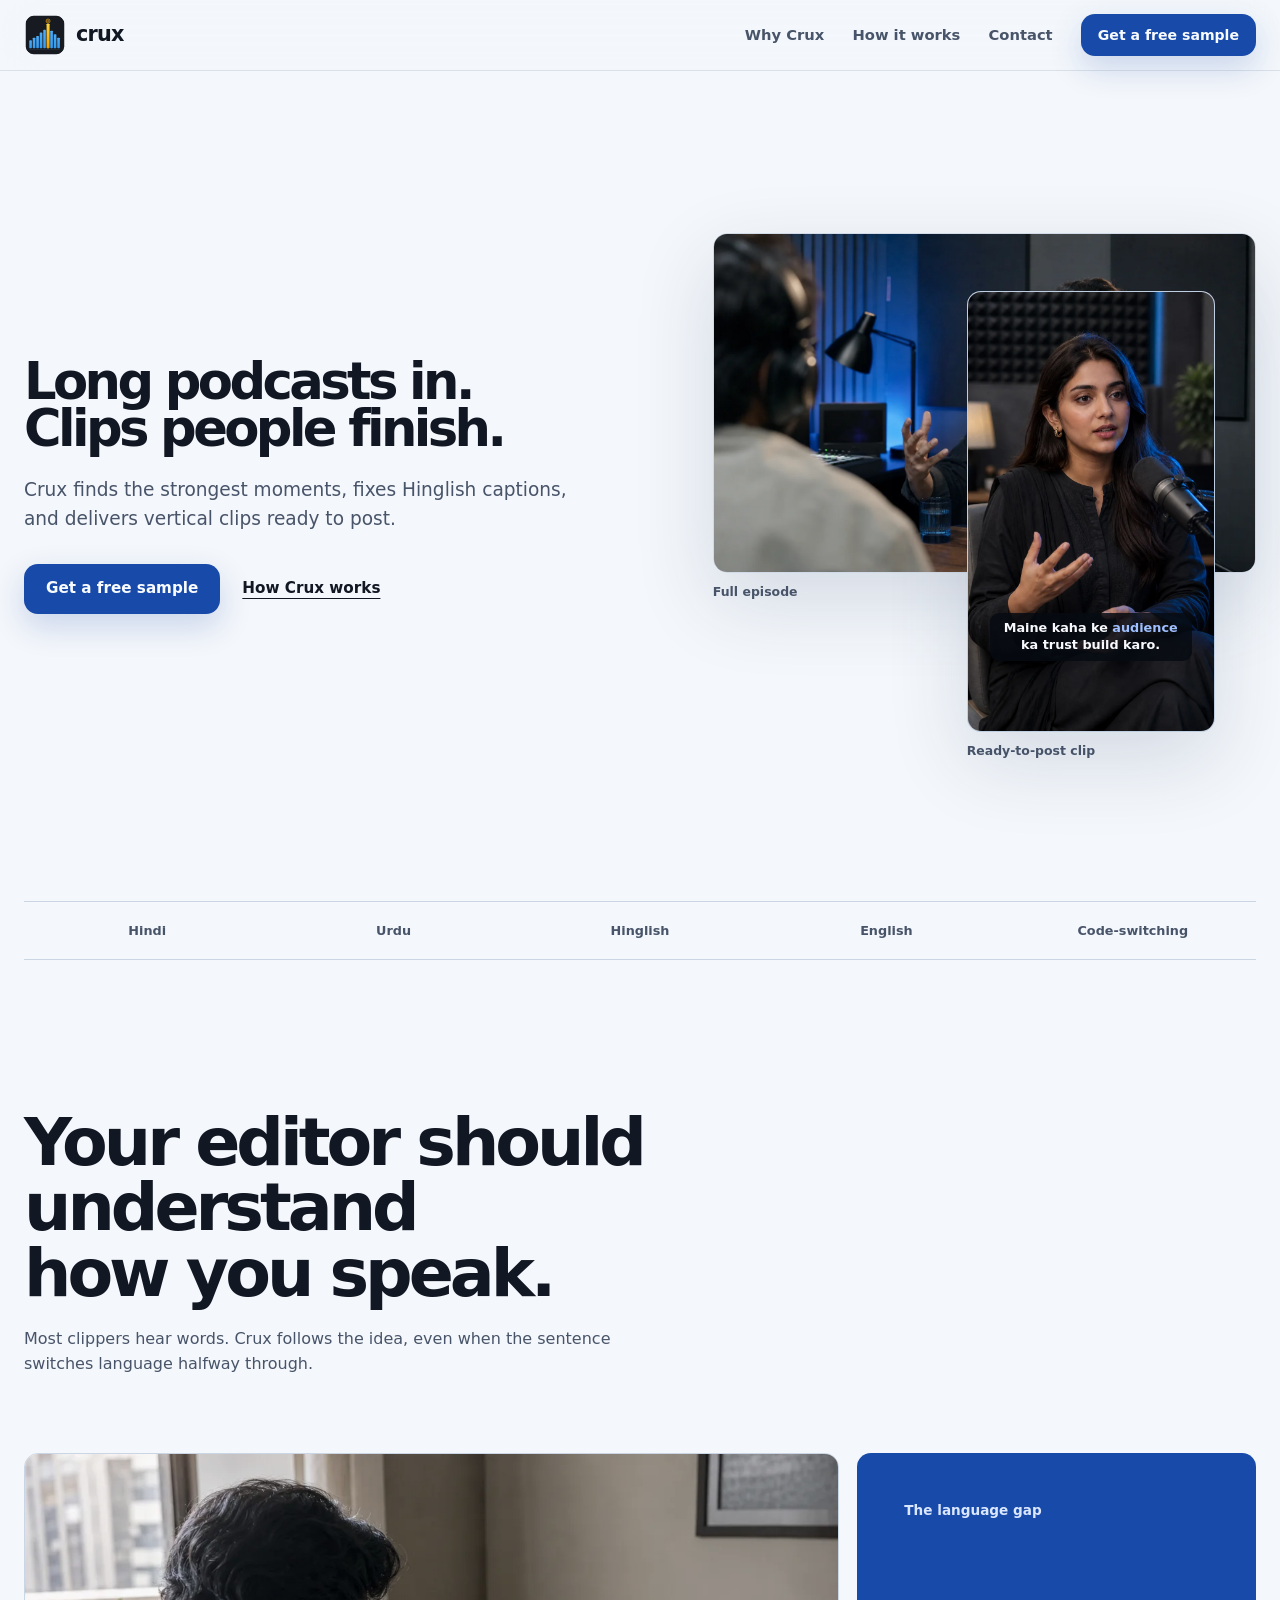
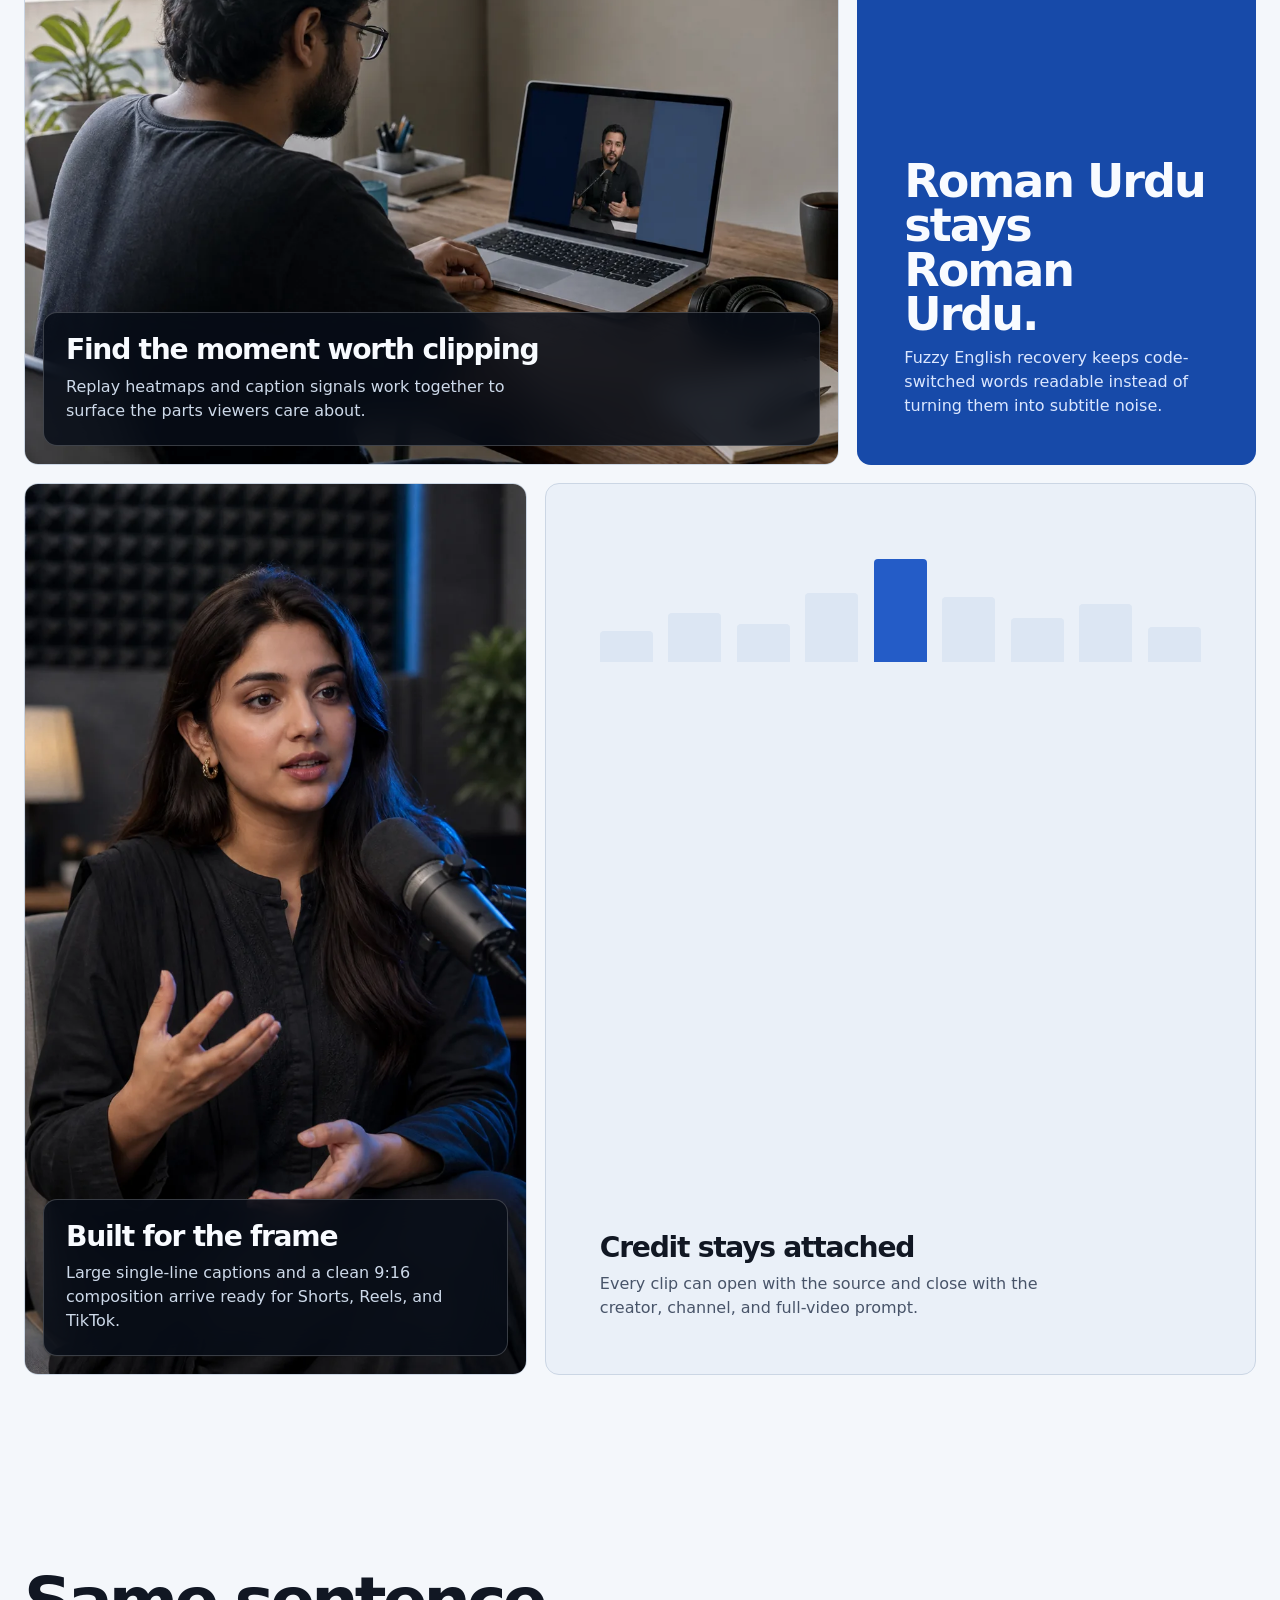
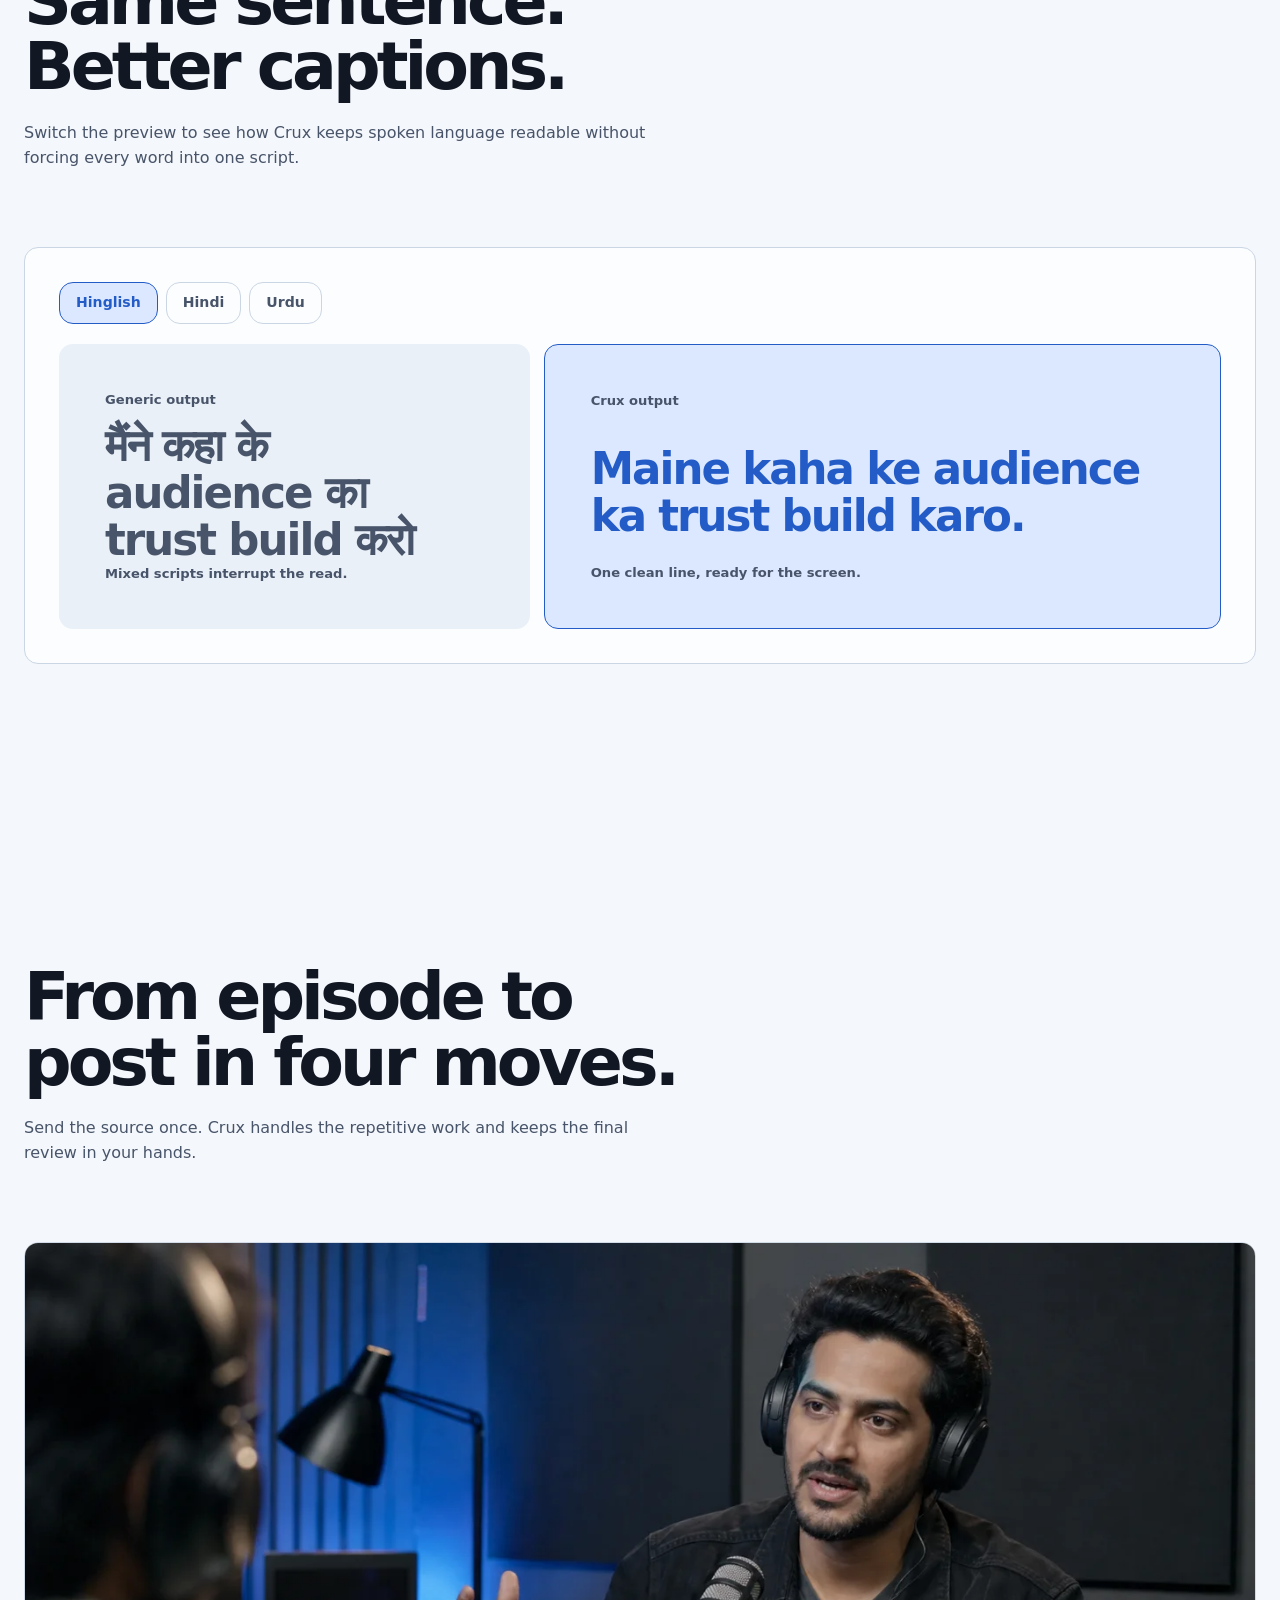
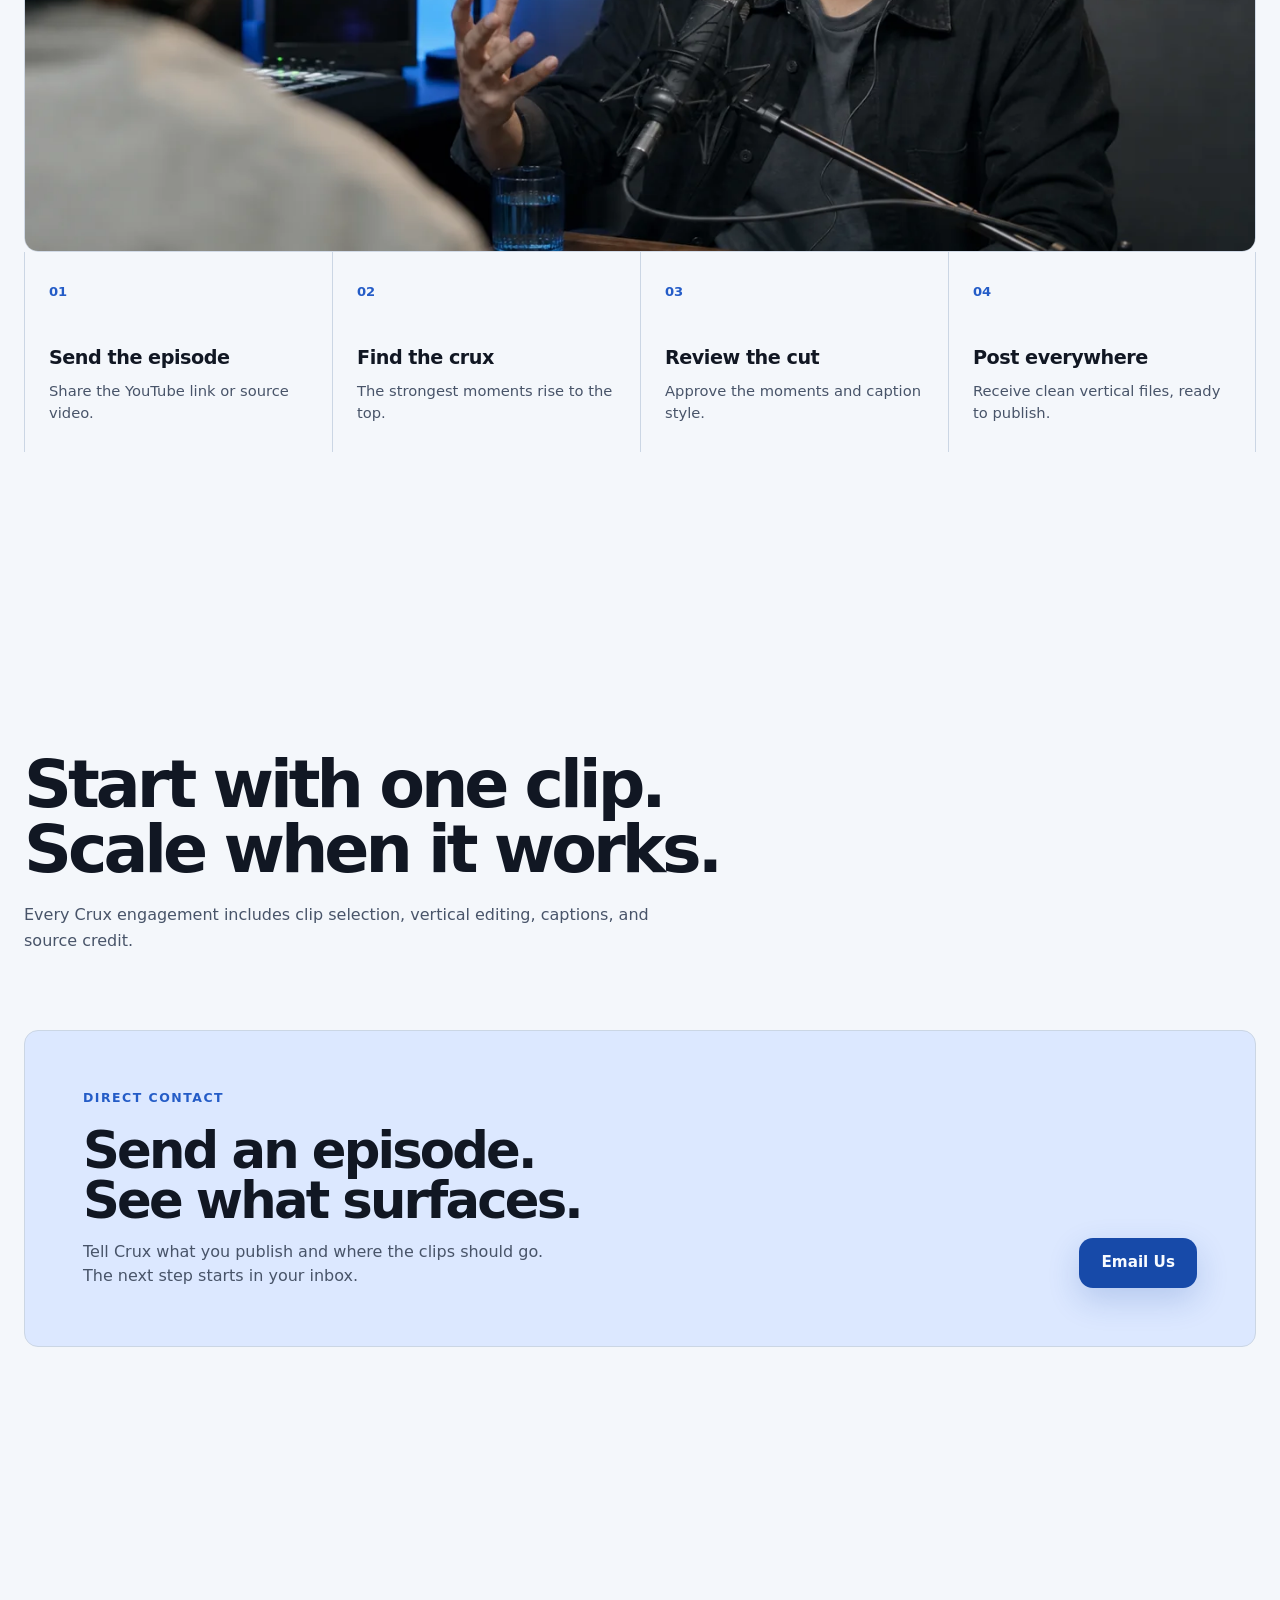
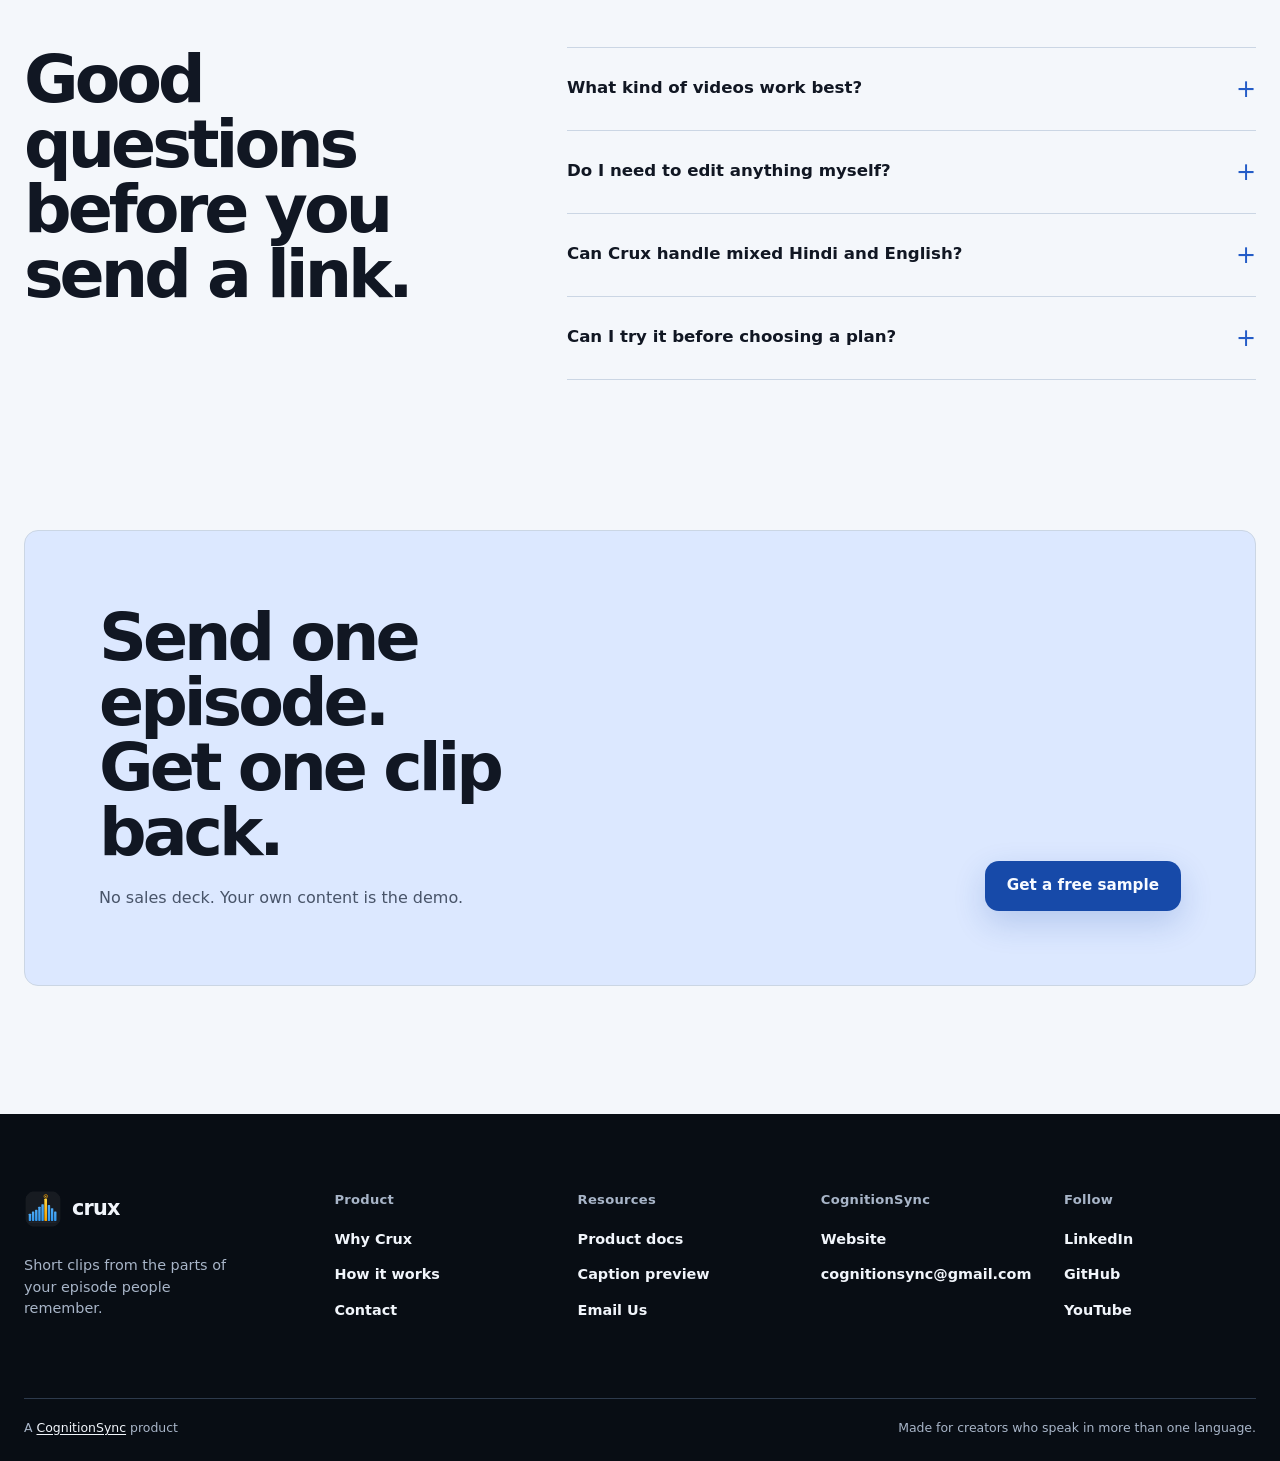
<file: landing/index.html>
<!doctype html>
<html lang="en">
<head>
  <meta charset="utf-8">
  <meta name="viewport" content="width=device-width, initial-scale=1">
  <meta name="theme-color" content="#f4f7fb" media="(prefers-color-scheme: light)">
  <meta name="theme-color" content="#0c1017" media="(prefers-color-scheme: dark)">
  <meta name="description" content="Crux turns long Hindi, Urdu, and Hinglish videos into ready-to-post vertical clips with captions that read right.">
  <meta property="og:type" content="website">
  <meta property="og:site_name" content="Crux">
  <meta property="og:title" content="Your best moments, ready to post | Crux">
  <meta property="og:description" content="Crux turns long Hindi, Urdu, and Hinglish videos into ready-to-post vertical clips with captions that read right.">
  <title>Your best moments, ready to post | Crux</title>
  <link rel="icon" href="assets/favicon.svg" type="image/svg+xml">
  <link rel="preload" href="assets/podcast-source.webp" as="image" type="image/webp">
  <link rel="stylesheet" href="styles.css">
  <script type="application/ld+json">
  {
    "@context": "https://schema.org",
    "@graph": [
      {
        "@type": "Organization",
        "@id": "#crux-organization",
        "name": "Crux",
        "parentOrganization": {
          "@type": "Organization",
          "name": "CognitionSync",
          "url": "https://cognitionsync.com",
          "email": "cognitionsync@gmail.com"
        }
      },
      {
        "@type": "SoftwareApplication",
        "name": "Crux",
        "applicationCategory": "MultimediaApplication",
        "description": "Crux turns long Hindi, Urdu, and Hinglish videos into ready-to-post vertical clips with captions that read right.",
        "publisher": { "@id": "#crux-organization" }
      }
    ]
  }
  </script>
</head>
<body>
  <a class="skip-link" href="#main">Skip to content</a>

  <header class="site-header">
    <nav class="nav shell" aria-label="Primary navigation">
      <a class="brand" href="#top" aria-label="Crux home">
        <img src="assets/logo.svg" width="42" height="42" alt="">
        <span>crux</span>
      </a>

      <button class="nav-toggle" type="button" aria-expanded="false" aria-controls="nav-links">Menu</button>

      <div class="nav-links" id="nav-links">
        <a href="#why-crux">Why Crux</a>
        <a href="#workflow">How it works</a>
        <a href="#contact">Contact</a>
        <a class="button button-small button-primary" href="mailto:cognitionsync@gmail.com?subject=Crux%20free%20sample">Get a free sample</a>
      </div>
    </nav>
  </header>

  <main id="main">
    <section class="hero shell" id="top">
      <div class="hero-copy reveal">
        <h1>Long podcasts in.<br>Clips people finish.</h1>
        <p class="hero-lede">Crux finds the strongest moments, fixes Hinglish captions, and delivers vertical clips ready to post.</p>
        <div class="hero-actions">
          <a class="button button-primary" href="mailto:cognitionsync@gmail.com?subject=Crux%20free%20sample">Get a free sample</a>
          <a class="text-link" href="#workflow">How Crux works</a>
        </div>
      </div>

      <div class="hero-media reveal" style="--reveal-delay: 120ms">
        <figure class="source-frame">
          <img src="assets/podcast-source.webp" width="1400" height="876" alt="A Pakistani podcast host speaking into a studio microphone" fetchpriority="high">
          <figcaption>Full episode</figcaption>
        </figure>

        <figure class="clip-frame">
          <div class="clip-visual">
            <img src="assets/vertical-clip.webp" width="800" height="1422" alt="A Pakistani creator framed for a vertical podcast clip">
            <p class="video-caption" id="video-caption" aria-live="polite">Maine kaha ke <strong>audience</strong> ka trust build karo.</p>
          </div>
          <figcaption>Ready-to-post clip</figcaption>
        </figure>
      </div>
    </section>

    <section class="language-strip shell" aria-label="Supported content styles">
      <p>Hindi</p>
      <p>Urdu</p>
      <p>Hinglish</p>
      <p>English</p>
      <p>Code-switching</p>
    </section>

    <section class="section shell" id="why-crux">
      <div class="section-heading reveal">
        <h2>Your editor should understand how you speak.</h2>
        <p>Most clippers hear words. Crux follows the idea, even when the sentence switches language halfway through.</p>
      </div>

      <div class="feature-grid">
        <article class="feature feature-image feature-wide reveal">
          <img src="assets/creator-review.webp" width="1200" height="900" alt="A creator reviewing a vertical podcast clip on a laptop" loading="lazy">
          <div class="feature-copy">
            <h3>Find the moment worth clipping</h3>
            <p>Replay heatmaps and caption signals work together to surface the parts viewers care about.</p>
          </div>
        </article>

        <article class="feature feature-accent reveal" style="--reveal-delay: 80ms">
          <p class="feature-kicker">The language gap</p>
          <h3>Roman Urdu stays Roman Urdu.</h3>
          <p>Fuzzy English recovery keeps code-switched words readable instead of turning them into subtitle noise.</p>
        </article>

        <article class="feature feature-portrait reveal">
          <img src="assets/vertical-clip.webp" width="800" height="1422" alt="Vertical crop ready for a short-form video" loading="lazy">
          <div class="feature-copy">
            <h3>Built for the frame</h3>
            <p>Large single-line captions and a clean 9:16 composition arrive ready for Shorts, Reels, and TikTok.</p>
          </div>
        </article>

        <article class="feature feature-plain reveal" style="--reveal-delay: 80ms">
          <div class="signal" aria-hidden="true">
            <span style="--bar: 28%"></span>
            <span style="--bar: 44%"></span>
            <span style="--bar: 34%"></span>
            <span style="--bar: 62%"></span>
            <span class="signal-peak" style="--bar: 92%"></span>
            <span style="--bar: 58%"></span>
            <span style="--bar: 39%"></span>
            <span style="--bar: 52%"></span>
            <span style="--bar: 31%"></span>
          </div>
          <h3>Credit stays attached</h3>
          <p>Every clip can open with the source and close with the creator, channel, and full-video prompt.</p>
        </article>
      </div>
    </section>

    <section class="section shell comparison-section" id="captions">
      <div class="section-heading reveal">
        <h2>Same sentence. Better captions.</h2>
        <p>Switch the preview to see how Crux keeps spoken language readable without forcing every word into one script.</p>
      </div>

      <div class="caption-demo reveal">
        <div class="demo-controls" role="group" aria-label="Caption language preview">
          <button class="demo-button is-active" type="button" data-caption="hinglish" aria-pressed="true">Hinglish</button>
          <button class="demo-button" type="button" data-caption="hindi" aria-pressed="false">Hindi</button>
          <button class="demo-button" type="button" data-caption="urdu" aria-pressed="false">Urdu</button>
        </div>

        <div class="comparison-grid">
          <article class="comparison-output comparison-generic">
            <p class="output-label">Generic output</p>
            <p class="sample-caption" id="generic-caption">मैंने कहा के audience का trust build करो</p>
            <p class="output-note">Mixed scripts interrupt the read.</p>
          </article>
          <article class="comparison-output comparison-crux">
            <p class="output-label">Crux output</p>
            <p class="sample-caption" id="crux-caption">Maine kaha ke audience ka trust build karo.</p>
            <p class="output-note">One clean line, ready for the screen.</p>
          </article>
        </div>
      </div>
    </section>

    <section class="section shell" id="workflow">
      <div class="section-heading reveal">
        <h2>From episode to post in four moves.</h2>
        <p>Send the source once. Crux handles the repetitive work and keeps the final review in your hands.</p>
      </div>

      <figure class="workflow-image reveal">
        <img src="assets/podcast-source.webp" width="1400" height="876" alt="A podcast recording ready to become short-form clips" loading="lazy">
      </figure>

      <ol class="workflow-list">
        <li class="reveal">
          <h3>Send the episode</h3>
          <p>Share the YouTube link or source video.</p>
        </li>
        <li class="reveal" style="--reveal-delay: 60ms">
          <h3>Find the crux</h3>
          <p>The strongest moments rise to the top.</p>
        </li>
        <li class="reveal" style="--reveal-delay: 120ms">
          <h3>Review the cut</h3>
          <p>Approve the moments and caption style.</p>
        </li>
        <li class="reveal" style="--reveal-delay: 180ms">
          <h3>Post everywhere</h3>
          <p>Receive clean vertical files, ready to publish.</p>
        </li>
      </ol>
    </section>

    <section class="section shell" id="contact">
      <div class="section-heading reveal">
        <h2>Start with one clip. Scale when it works.</h2>
        <p>Every Crux engagement includes clip selection, vertical editing, captions, and source credit.</p>
      </div>

      <div class="contact-panel reveal">
        <div>
          <p class="contact-kicker">Direct contact</p>
          <h3>Send an episode. See what surfaces.</h3>
          <p>Tell Crux what you publish and where the clips should go. The next step starts in your inbox.</p>
        </div>
        <a class="button button-primary" href="mailto:cognitionsync@gmail.com?subject=Crux%20contact">Email Us</a>
      </div>
    </section>

    <section class="section shell faq-section">
      <div class="section-heading reveal">
        <h2>Good questions before you send a link.</h2>
      </div>

      <div class="faq-list reveal">
        <details>
          <summary>What kind of videos work best?</summary>
          <p>Podcasts, interviews, lessons, and long-form commentary with clear speech give Crux the strongest material to work with.</p>
        </details>
        <details>
          <summary>Do I need to edit anything myself?</summary>
          <p>No. The service is designed to deliver finished vertical clips. You can still request changes before final delivery.</p>
        </details>
        <details>
          <summary>Can Crux handle mixed Hindi and English?</summary>
          <p>Yes. Code-switching is the point. Crux is built to recover spoken English inside Hindi, Urdu, and Hinglish captions.</p>
        </details>
        <details>
          <summary>Can I try it before choosing a plan?</summary>
          <p>Yes. Send one episode and receive a free sample clip before you commit.</p>
        </details>
      </div>
    </section>

    <section class="final-cta shell reveal">
      <div>
        <h2>Send one episode.<br>Get one clip back.</h2>
        <p>No sales deck. Your own content is the demo.</p>
      </div>
      <a class="button button-primary" href="mailto:cognitionsync@gmail.com?subject=Crux%20free%20sample">Get a free sample</a>
    </section>
  </main>

  <footer class="site-footer">
    <div class="footer-shell shell">
      <div class="footer-grid">
        <div class="footer-brand">
          <a class="brand" href="#top" aria-label="Crux home">
            <img src="assets/logo.svg" width="38" height="38" alt="">
            <span>crux</span>
          </a>
          <p>Short clips from the parts of your episode people remember.</p>
        </div>

        <nav class="footer-column" aria-label="Crux product">
          <h2>Product</h2>
          <a href="#why-crux">Why Crux</a>
          <a href="#workflow">How it works</a>
          <a href="#contact">Contact</a>
        </nav>

        <nav class="footer-column" aria-label="Crux resources">
          <h2>Resources</h2>
          <a href="https://github.com/akifejaz/crux">Product docs</a>
          <a href="#captions">Caption preview</a>
          <a href="mailto:cognitionsync@gmail.com?subject=Crux%20contact">Email Us</a>
        </nav>

        <nav class="footer-column" aria-label="CognitionSync">
          <h2>CognitionSync</h2>
          <a href="https://cognitionsync.com">Website</a>
          <a href="mailto:cognitionsync@gmail.com">cognitionsync@gmail.com</a>
        </nav>

        <nav class="footer-column" aria-label="CognitionSync channels">
          <h2>Follow</h2>
          <a href="https://www.linkedin.com/company/cognitionsync">LinkedIn</a>
          <a href="https://github.com/cognitionsync">GitHub</a>
          <a href="https://www.youtube.com/@CognitionSync">YouTube</a>
        </nav>
      </div>

      <div class="footer-bottom">
        <p>A <a href="https://cognitionsync.com">CognitionSync</a> product</p>
        <p>Made for creators who speak in more than one language.</p>
      </div>
    </div>
  </footer>

  <script src="app.js" defer></script>
</body>
</html>
</file>
<file: landing/styles.css>
:root {
  color-scheme: light dark;
  --page: #f4f7fb;
  --page-rgb: 244, 247, 251;
  --surface: #fbfdff;
  --surface-soft: #eaf0f8;
  --surface-strong: #dce6f3;
  --ink: #111723;
  --ink-soft: #485469;
  --line: #cbd6e4;
  --accent: #245cc7;
  --accent-strong: #174aa9;
  --accent-soft: #dce8ff;
  --on-accent: #f8fbff;
  --footer-bg: #080d14;
  --footer-ink: #f1f5fb;
  --footer-muted: #a8b5c8;
  --footer-line: #2d3a4c;
  --footer-accent: #78a2ef;
  --shadow: 0 28px 80px rgba(42, 66, 108, 0.16);
  --radius: 14px;
  --shell: min(1240px, calc(100% - 48px));
  --ease: cubic-bezier(0.16, 1, 0.3, 1);
}

@media (prefers-color-scheme: dark) {
  :root {
    --page: #0c1017;
    --page-rgb: 12, 16, 23;
    --surface: #131b27;
    --surface-soft: #182333;
    --surface-strong: #223149;
    --ink: #f1f5fb;
    --ink-soft: #a8b5c8;
    --line: #2d3a4c;
    --accent: #78a2ef;
    --accent-strong: #245cc7;
    --accent-soft: #172d54;
    --on-accent: #09101c;
    --footer-bg: #080d14;
    --footer-ink: #f1f5fb;
    --footer-muted: #a8b5c8;
    --footer-line: #2d3a4c;
    --shadow: 0 32px 90px rgba(0, 0, 0, 0.34);
  }
}

:root[data-theme="light"] {
  color-scheme: light;
  --page: #f4f7fb;
  --page-rgb: 244, 247, 251;
  --surface: #fbfdff;
  --surface-soft: #eaf0f8;
  --surface-strong: #dce6f3;
  --ink: #111723;
  --ink-soft: #485469;
  --line: #cbd6e4;
  --accent: #245cc7;
  --accent-strong: #174aa9;
  --accent-soft: #dce8ff;
  --on-accent: #f8fbff;
  --shadow: 0 28px 80px rgba(42, 66, 108, 0.16);
}

:root[data-theme="dark"] {
  color-scheme: dark;
  --page: #0c1017;
  --page-rgb: 12, 16, 23;
  --surface: #131b27;
  --surface-soft: #182333;
  --surface-strong: #223149;
  --ink: #f1f5fb;
  --ink-soft: #a8b5c8;
  --line: #2d3a4c;
  --accent: #78a2ef;
  --accent-strong: #245cc7;
  --accent-soft: #172d54;
  --on-accent: #f8fbff;
  --footer-bg: #080d14;
  --footer-ink: #f1f5fb;
  --footer-muted: #a8b5c8;
  --footer-line: #2d3a4c;
  --footer-accent: #78a2ef;
  --shadow: 0 32px 90px rgba(0, 0, 0, 0.34);
}

* {
  box-sizing: border-box;
}

html {
  scroll-behavior: smooth;
  scroll-padding-top: 92px;
}

body {
  margin: 0;
  background: var(--page);
  color: var(--ink);
  font-family: Aptos, "Segoe UI Variable", "Segoe UI", system-ui, sans-serif;
  font-size: 16px;
  line-height: 1.5;
  -webkit-font-smoothing: antialiased;
  text-rendering: optimizeLegibility;
}

img {
  display: block;
  max-width: 100%;
  height: auto;
}

a {
  color: inherit;
}

button,
a {
  -webkit-tap-highlight-color: transparent;
}

button {
  color: inherit;
  font: inherit;
}

:focus-visible {
  outline: 3px solid var(--accent);
  outline-offset: 4px;
}

.skip-link {
  position: fixed;
  top: 12px;
  left: 12px;
  z-index: 100;
  padding: 10px 14px;
  border-radius: var(--radius);
  background: var(--ink);
  color: var(--page);
  text-decoration: none;
  transform: translateY(-160%);
  transition: transform 180ms var(--ease);
}

.skip-link:focus {
  transform: translateY(0);
}

.shell {
  width: var(--shell);
  margin-inline: auto;
}

.site-header {
  position: sticky;
  top: 0;
  z-index: 8;
  border-bottom: 1px solid rgba(103, 122, 151, 0.18);
  background: rgba(var(--page-rgb), 0.84);
  backdrop-filter: blur(18px) saturate(130%);
}

.nav {
  min-height: 70px;
  display: flex;
  align-items: center;
  justify-content: space-between;
  gap: 28px;
}

.brand {
  display: inline-flex;
  align-items: center;
  gap: 10px;
  color: var(--ink);
  font-size: 1.3rem;
  font-weight: 760;
  letter-spacing: -0.04em;
  text-decoration: none;
}

.brand img {
  border-radius: var(--radius);
}

.nav-links {
  display: flex;
  align-items: center;
  gap: clamp(18px, 2.2vw, 34px);
  white-space: nowrap;
}

.nav-links > a:not(.button) {
  color: var(--ink-soft);
  font-size: 0.92rem;
  font-weight: 650;
  text-decoration: none;
  transition: color 180ms ease;
}

.nav-links > a:not(.button):hover {
  color: var(--ink);
}

.nav-toggle {
  display: none;
  min-height: 42px;
  padding: 0 15px;
  border: 1px solid var(--line);
  border-radius: var(--radius);
  background: var(--surface);
  cursor: pointer;
  font-weight: 700;
}

.button {
  min-height: 50px;
  display: inline-flex;
  align-items: center;
  justify-content: center;
  padding: 0 21px;
  border: 1px solid transparent;
  border-radius: var(--radius);
  font-size: 0.95rem;
  font-weight: 760;
  line-height: 1;
  text-decoration: none;
  white-space: nowrap;
  transition: transform 180ms var(--ease), background 180ms ease, border-color 180ms ease;
}

.button:hover {
  transform: translateY(-2px);
}

.button:active {
  transform: translateY(1px) scale(0.98);
}

.button-small {
  min-height: 42px;
  padding-inline: 16px;
  font-size: 0.88rem;
}

.button-primary {
  background: var(--accent-strong);
  color: #f8fbff;
  box-shadow: 0 12px 32px rgba(23, 74, 169, 0.2);
}

.button-primary:hover {
  background: var(--accent);
}

.button-on-accent {
  background: #f8fbff;
  color: #143d86;
}

.button-on-accent:hover {
  background: #e9f0ff;
}

.text-link {
  display: inline-flex;
  align-items: center;
  gap: 8px;
  color: var(--ink);
  font-size: 0.95rem;
  font-weight: 760;
  text-underline-offset: 5px;
  white-space: nowrap;
}

.hero {
  min-height: calc(100dvh - 70px);
  display: grid;
  grid-template-columns: repeat(2, minmax(0, 1fr));
  align-items: center;
  gap: clamp(38px, 4vw, 58px);
  padding-block: clamp(46px, 7vh, 82px);
}

.hero-copy {
  position: relative;
  z-index: 2;
}

.eyebrow {
  margin: 0 0 22px;
  color: var(--accent);
  font-size: 0.72rem;
  font-weight: 800;
  letter-spacing: 0.16em;
  text-transform: uppercase;
}

h1,
h2,
h3,
p {
  margin-top: 0;
}

h1 {
  max-width: none;
  margin-bottom: 24px;
  font-size: clamp(3.05rem, 4vw, 3.5rem);
  font-weight: 760;
  letter-spacing: -0.07em;
  line-height: 0.92;
  white-space: nowrap;
}

.hero-lede {
  max-width: 34rem;
  margin-bottom: 30px;
  color: var(--ink-soft);
  font-size: clamp(1.05rem, 1.45vw, 1.24rem);
  line-height: 1.55;
}

.hero-actions {
  display: flex;
  align-items: center;
  gap: 22px;
}

.hero-media {
  position: relative;
  min-height: clamp(430px, 61vh, 610px);
}

.source-frame,
.clip-frame,
.workflow-image {
  margin: 0;
}

.source-frame {
  position: absolute;
  top: 4%;
  right: 0;
  width: 92%;
}

.source-frame img,
.clip-visual,
.workflow-image img {
  width: 100%;
  border: 1px solid rgba(127, 150, 183, 0.3);
  border-radius: var(--radius);
  box-shadow: var(--shadow);
  object-fit: cover;
}

.source-frame img {
  aspect-ratio: 16 / 10;
}

figcaption {
  margin-top: 10px;
  color: var(--ink-soft);
  font-size: 0.78rem;
  font-weight: 700;
}

.clip-frame {
  position: absolute;
  right: 7%;
  bottom: 0;
  width: clamp(170px, 23vw, 248px);
}

.clip-visual {
  position: relative;
  overflow: hidden;
  aspect-ratio: 9 / 16;
  background: var(--surface-strong);
}

.clip-visual img {
  width: 100%;
  height: 100%;
  object-fit: cover;
}

.video-caption {
  position: absolute;
  right: 9%;
  bottom: 16%;
  left: 9%;
  margin: 0;
  padding: 7px 8px;
  border-radius: calc(var(--radius) * 0.65);
  background: rgba(7, 11, 18, 0.84);
  color: #f7f9fd;
  font-size: clamp(0.63rem, 1vw, 0.82rem);
  font-weight: 780;
  line-height: 1.3;
  text-align: center;
  text-wrap: balance;
}

.video-caption strong {
  color: #9fc0ff;
  font-weight: inherit;
}

.language-strip {
  display: grid;
  grid-template-columns: repeat(5, 1fr);
  border-block: 1px solid var(--line);
}

.language-strip p {
  margin: 0;
  padding: 19px 10px;
  color: var(--ink-soft);
  font-size: 0.8rem;
  font-weight: 740;
  text-align: center;
}

.section {
  padding-block: clamp(88px, 12vw, 150px);
}

.section-heading {
  max-width: 760px;
  margin-bottom: clamp(42px, 7vw, 76px);
}

.section-heading h2,
.final-cta h2 {
  margin-bottom: 20px;
  font-size: clamp(2.5rem, 5.2vw, 5rem);
  font-weight: 730;
  letter-spacing: -0.06em;
  line-height: 0.98;
  text-wrap: balance;
}

.section-heading p,
.final-cta p {
  max-width: 62ch;
  margin-bottom: 0;
  color: var(--ink-soft);
  font-size: clamp(1rem, 1.25vw, 1.18rem);
  line-height: 1.6;
}

.feature-grid {
  display: grid;
  grid-template-columns: repeat(12, minmax(0, 1fr));
  gap: 18px;
}

.feature {
  min-height: 430px;
  overflow: hidden;
  border: 1px solid var(--line);
  border-radius: var(--radius);
}

.feature h3 {
  margin-bottom: 10px;
  font-size: clamp(1.45rem, 2.2vw, 2.1rem);
  letter-spacing: -0.045em;
  line-height: 1.05;
}

.feature p {
  max-width: 47ch;
  margin-bottom: 0;
  color: var(--ink-soft);
}

.feature-wide {
  grid-column: span 8;
}

.feature-accent {
  grid-column: span 4;
  display: flex;
  flex-direction: column;
  justify-content: flex-end;
  padding: clamp(26px, 4vw, 46px);
  border-color: transparent;
  background: var(--accent-strong);
  color: #f8fbff;
}

.feature-accent h3 {
  max-width: 12ch;
  font-size: clamp(2.2rem, 3.6vw, 3.7rem);
  line-height: 0.96;
}

.feature-accent p {
  color: #dbe7ff;
}

.feature-kicker {
  margin-bottom: auto !important;
  color: #dbe7ff !important;
  font-size: 0.85rem;
  font-weight: 750;
}

.feature-image,
.feature-portrait {
  position: relative;
  background: var(--surface);
}

.feature-image img,
.feature-portrait img {
  width: 100%;
  height: 100%;
  object-fit: cover;
}

.feature-image img {
  min-height: 430px;
  filter: saturate(0.88) contrast(1.02);
}

.feature-copy {
  position: absolute;
  right: 18px;
  bottom: 18px;
  left: 18px;
  padding: 22px;
  border: 1px solid rgba(255, 255, 255, 0.2);
  border-radius: var(--radius);
  background: rgba(8, 14, 24, 0.84);
  color: #f8fbff;
  backdrop-filter: blur(16px);
}

.feature-copy p {
  color: #cdd9e9;
}

.feature-portrait {
  grid-column: span 5;
}

.feature-portrait img {
  object-position: 50% 24%;
}

.feature-plain {
  grid-column: span 7;
  display: flex;
  flex-direction: column;
  justify-content: flex-end;
  padding: clamp(28px, 4.5vw, 54px);
  background: var(--surface-soft);
}

.signal {
  height: 124px;
  display: flex;
  align-items: flex-end;
  gap: clamp(8px, 1.2vw, 16px);
  margin-bottom: auto;
  padding-top: 12px;
}

.signal span {
  width: 100%;
  height: var(--bar);
  border-radius: 4px 4px 0 0;
  background: var(--surface-strong);
  transform-origin: bottom;
}

.signal .signal-peak {
  background: var(--accent);
}

@media (prefers-reduced-motion: no-preference) {
  .signal span {
    animation: signal-rise 900ms var(--ease) both;
    animation-timeline: view();
    animation-range: entry 10% cover 35%;
  }
}

@keyframes signal-rise {
  from { transform: scaleY(0.08); }
  to { transform: scaleY(1); }
}

.comparison-section {
  padding-top: 44px;
}

.caption-demo {
  padding: clamp(20px, 3vw, 34px);
  border: 1px solid var(--line);
  border-radius: var(--radius);
  background: var(--surface);
}

.demo-controls {
  display: flex;
  gap: 8px;
  margin-bottom: 20px;
  overflow-x: auto;
  scrollbar-width: none;
}

.demo-button {
  min-height: 42px;
  padding: 0 16px;
  border: 1px solid var(--line);
  border-radius: var(--radius);
  background: transparent;
  color: var(--ink-soft);
  cursor: pointer;
  font-size: 0.88rem;
  font-weight: 730;
  white-space: nowrap;
  transition: background 180ms ease, border-color 180ms ease, color 180ms ease, transform 180ms var(--ease);
}

.demo-button:hover,
.demo-button.is-active {
  border-color: var(--accent);
  background: var(--accent-soft);
  color: var(--accent);
}

.demo-button:active {
  transform: scale(0.98);
}

.comparison-grid {
  display: grid;
  grid-template-columns: 0.82fr 1.18fr;
  gap: 14px;
}

.comparison-output {
  min-height: 260px;
  display: flex;
  flex-direction: column;
  padding: clamp(24px, 4vw, 46px);
  border-radius: var(--radius);
}

.comparison-generic {
  background: var(--surface-soft);
}

.comparison-crux {
  border: 1px solid var(--accent);
  background: var(--accent-soft);
}

.output-label,
.output-note {
  color: var(--ink-soft);
  font-size: 0.82rem;
  font-weight: 720;
}

.sample-caption {
  max-width: 22ch;
  margin-block: auto;
  font-size: clamp(1.6rem, 3.4vw, 3.25rem);
  font-weight: 720;
  letter-spacing: -0.045em;
  line-height: 1.08;
}

.comparison-generic .sample-caption {
  color: var(--ink-soft);
}

.comparison-crux .sample-caption {
  color: var(--accent);
}

.output-note {
  margin-bottom: 0;
}

.workflow-image {
  overflow: hidden;
  border-radius: var(--radius);
}

.workflow-image img {
  height: clamp(360px, 52vw, 610px);
  box-shadow: none;
  object-position: 50% 46%;
}

.workflow-list {
  display: grid;
  grid-template-columns: repeat(4, minmax(0, 1fr));
  gap: 0;
  margin: 0;
  padding: 0;
  list-style: none;
  counter-reset: workflow;
}

.workflow-list li {
  min-height: 200px;
  padding: 30px 24px 18px;
  border-left: 1px solid var(--line);
  counter-increment: workflow;
}

.workflow-list li:last-child {
  border-right: 1px solid var(--line);
}

.workflow-list li::before {
  display: block;
  margin-bottom: 42px;
  color: var(--accent);
  content: counter(workflow, decimal-leading-zero);
  font-size: 0.82rem;
  font-weight: 800;
}

.workflow-list h3 {
  margin-bottom: 8px;
  font-size: 1.2rem;
  letter-spacing: -0.025em;
}

.workflow-list p {
  margin-bottom: 0;
  color: var(--ink-soft);
  font-size: 0.92rem;
}

.contact-panel {
  display: grid;
  grid-template-columns: minmax(0, 1fr) auto;
  align-items: end;
  gap: 28px;
  padding: clamp(28px, 5vw, 58px);
  border: 1px solid var(--line);
  border-radius: var(--radius);
  background: var(--accent-soft);
}

.contact-panel h3 {
  max-width: 14ch;
  margin: 0 0 14px;
  font-size: clamp(2rem, 4vw, 3.8rem);
  letter-spacing: -0.055em;
  line-height: 0.98;
}

.contact-panel p {
  max-width: 48ch;
  margin: 0;
  color: var(--ink-soft);
}

.contact-kicker {
  margin-bottom: 18px !important;
  color: var(--accent) !important;
  font-size: 0.78rem;
  font-weight: 800;
  letter-spacing: 0.12em;
  text-transform: uppercase;
}

.faq-section {
  display: grid;
  grid-template-columns: minmax(280px, 0.78fr) minmax(0, 1.22fr);
  gap: clamp(42px, 8vw, 110px);
}

.faq-section .section-heading {
  margin-bottom: 0;
}

.faq-list {
  border-top: 1px solid var(--line);
}

.faq-list details {
  border-bottom: 1px solid var(--line);
}

.faq-list summary {
  min-height: 82px;
  display: flex;
  align-items: center;
  justify-content: space-between;
  gap: 24px;
  cursor: pointer;
  font-size: 1.04rem;
  font-weight: 740;
  list-style: none;
}

.faq-list summary::-webkit-details-marker {
  display: none;
}

.faq-list summary:focus-visible {
  outline-offset: -4px;
}

.faq-list summary::after {
  color: var(--accent);
  content: "+";
  font-size: 1.5rem;
  font-weight: 400;
  transition: transform 240ms var(--ease);
}

.faq-list details[open] summary::after {
  transform: rotate(45deg);
}

.faq-list details p {
  max-width: 61ch;
  margin: -6px 42px 28px 0;
  color: var(--ink-soft);
}

.final-cta {
  min-height: 400px;
  display: grid;
  grid-template-columns: minmax(0, 1fr) auto;
  align-items: end;
  gap: 34px;
  margin-bottom: clamp(70px, 10vw, 130px);
  padding: clamp(34px, 6vw, 74px);
  border: 1px solid var(--line);
  border-radius: var(--radius);
  background: var(--accent-soft);
}

.final-cta h2 {
  max-width: 10ch;
}

.site-footer {
  background: var(--footer-bg);
  color: var(--footer-ink);
}

.footer-shell {
  padding-block: 76px 24px;
}

.footer-grid {
  display: grid;
  grid-template-columns: minmax(210px, 1.35fr) repeat(4, minmax(0, 1fr));
  gap: clamp(22px, 4vw, 58px);
  padding-bottom: 76px;
}

.footer-brand .brand {
  color: var(--footer-ink);
}

.footer-brand > p {
  max-width: 25ch;
  margin: 20px 0 0;
  color: var(--footer-muted);
  font-size: 0.9rem;
}

.footer-column {
  display: grid;
  align-content: start;
  justify-items: start;
  gap: 14px;
}

.footer-column h2 {
  margin: 0 0 5px;
  color: var(--footer-muted);
  font-size: 0.82rem;
  font-weight: 700;
  letter-spacing: 0.02em;
}

.footer-column a {
  color: var(--footer-ink);
  font-size: 0.9rem;
  font-weight: 650;
  text-decoration: none;
  text-underline-offset: 0.18em;
}

.footer-column a:hover {
  color: var(--footer-accent);
  text-decoration: underline;
}

.footer-bottom {
  display: flex;
  align-items: center;
  justify-content: space-between;
  gap: 24px;
  padding-top: 20px;
  border-top: 1px solid var(--footer-line);
  color: var(--footer-muted);
  font-size: 0.78rem;
}

.footer-bottom p {
  margin: 0;
}

.footer-bottom a {
  color: var(--footer-ink);
  text-underline-offset: 0.18em;
}

.footer-bottom a:hover {
  color: var(--footer-accent);
}

body.motion-ready .reveal {
  opacity: 0;
  transform: translateY(28px);
}

body.motion-ready .reveal.is-visible {
  opacity: 1;
  transform: translateY(0);
  transition: opacity 720ms var(--ease) var(--reveal-delay, 0ms), transform 720ms var(--ease) var(--reveal-delay, 0ms);
}

@media (max-width: 980px) {
  :root {
    --shell: min(100% - 34px, 760px);
  }

  .nav-links > a:not(.button) {
    display: none;
  }

  .hero {
    min-height: auto;
    grid-template-columns: 1fr;
    gap: 24px;
    padding-top: 68px;
  }

  .hero-copy {
    max-width: 680px;
  }

  h1 {
    max-width: 11ch;
    white-space: normal;
  }

  .hero-media {
    min-height: 570px;
  }

  .feature-wide,
  .feature-accent,
  .feature-portrait,
  .feature-plain {
    grid-column: span 6;
  }

  .workflow-list {
    grid-template-columns: repeat(2, minmax(0, 1fr));
  }

  .workflow-list li:nth-child(3) {
    border-top: 1px solid var(--line);
  }

  .workflow-list li:nth-child(4) {
    border-top: 1px solid var(--line);
    border-right: 1px solid var(--line);
  }

  .faq-section {
    grid-template-columns: 1fr;
  }

  .faq-section .section-heading {
    margin-bottom: 8px;
  }
}

@media (max-width: 700px) {
  :root {
    --shell: min(100% - 28px, 560px);
  }

  html {
    scroll-padding-top: 78px;
  }

  body.nav-open {
    overflow: hidden;
  }

  .site-header {
    min-height: 64px;
  }

  .nav {
    min-height: 64px;
  }

  .nav-toggle {
    display: inline-flex;
    align-items: center;
  }

  .nav-links {
    position: fixed;
    top: 64px;
    right: 0;
    left: 0;
    min-height: calc(100dvh - 64px);
    display: none;
    flex-direction: column;
    align-items: stretch;
    gap: 8px;
    padding: 28px 18px;
    background: var(--page);
  }

  .nav-links.is-open {
    display: flex;
  }

  .nav-links > a:not(.button) {
    min-height: 54px;
    display: flex;
    align-items: center;
    padding: 0 14px;
    border-bottom: 1px solid var(--line);
    color: var(--ink);
    font-size: 1.05rem;
  }

  .nav-links .button {
    margin-top: 12px;
  }

  .hero {
    display: block;
    min-height: calc(100dvh - 64px);
    padding: 58px 0 34px;
  }

  .eyebrow {
    margin-bottom: 16px;
  }

  h1 {
    margin-bottom: 20px;
    font-size: clamp(3.05rem, 14vw, 4.35rem);
  }

  .hero-lede {
    margin-bottom: 24px;
    font-size: 1.02rem;
  }

  .hero-actions {
    align-items: flex-start;
  }

  .hero-media {
    min-height: 420px;
    margin-top: 42px;
  }

  .source-frame {
    top: 0;
    width: 100%;
  }

  .clip-frame {
    right: 5%;
    width: 36%;
  }

  .language-strip {
    grid-template-columns: repeat(3, 1fr);
  }

  .language-strip p:nth-child(4),
  .language-strip p:nth-child(5) {
    border-top: 1px solid var(--line);
  }

  .section {
    padding-block: 84px;
  }

  .section-heading {
    margin-bottom: 38px;
  }

  .section-heading h2,
  .final-cta h2 {
    font-size: clamp(2.5rem, 12vw, 3.55rem);
  }

  .feature-grid,
  .comparison-grid,
  .workflow-list,
  .faq-section,
  .final-cta,
  .contact-panel {
    grid-template-columns: 1fr;
  }

  .feature-wide,
  .feature-accent,
  .feature-portrait,
  .feature-plain {
    width: 100%;
    grid-column: 1;
  }

  .feature {
    min-height: 390px;
  }

  .feature-accent {
    min-height: 430px;
  }

  .feature-portrait {
    min-height: 570px;
  }

  .feature-image img {
    min-height: 430px;
  }

  .comparison-output {
    min-height: 230px;
  }

  .workflow-image img {
    height: 340px;
  }

  .workflow-list li,
  .workflow-list li:nth-child(3),
  .workflow-list li:nth-child(4) {
    min-height: 150px;
    padding-inline: 18px;
    border-top: 1px solid var(--line);
    border-right: 1px solid var(--line);
  }

  .workflow-list li::before {
    margin-bottom: 24px;
  }

  .contact-panel .button {
    justify-self: start;
  }

  .final-cta {
    min-height: 390px;
    align-content: space-between;
    align-items: start;
  }

  .final-cta .button {
    justify-self: start;
  }

  .footer-shell {
    padding-block: 52px 22px;
  }

  .footer-grid {
    grid-template-columns: repeat(2, minmax(0, 1fr));
    gap: 38px 24px;
    padding-bottom: 50px;
  }

  .footer-brand {
    grid-column: 1 / -1;
  }

  .footer-bottom {
    align-items: flex-start;
    flex-direction: column;
    gap: 10px;
    padding-block: 18px 6px;
  }
}

@media (max-width: 430px) {
  .hero-actions {
    flex-direction: column;
  }

  .hero-actions .button {
    width: 100%;
  }

  .hero-media {
    min-height: 350px;
  }

  .clip-frame {
    width: 39%;
  }
}

@media (prefers-reduced-motion: reduce) {
  html {
    scroll-behavior: auto;
  }

  *,
  *::before,
  *::after {
    animation-duration: 0.01ms !important;
    animation-iteration-count: 1 !important;
    scroll-behavior: auto !important;
    transition-duration: 0.01ms !important;
  }
}

@media (prefers-reduced-transparency: reduce) {
  .site-header,
  .feature-copy {
    backdrop-filter: none;
  }

  .site-header {
    background: var(--page);
  }

  .feature-copy {
    background: #111823;
  }
}
</file>
